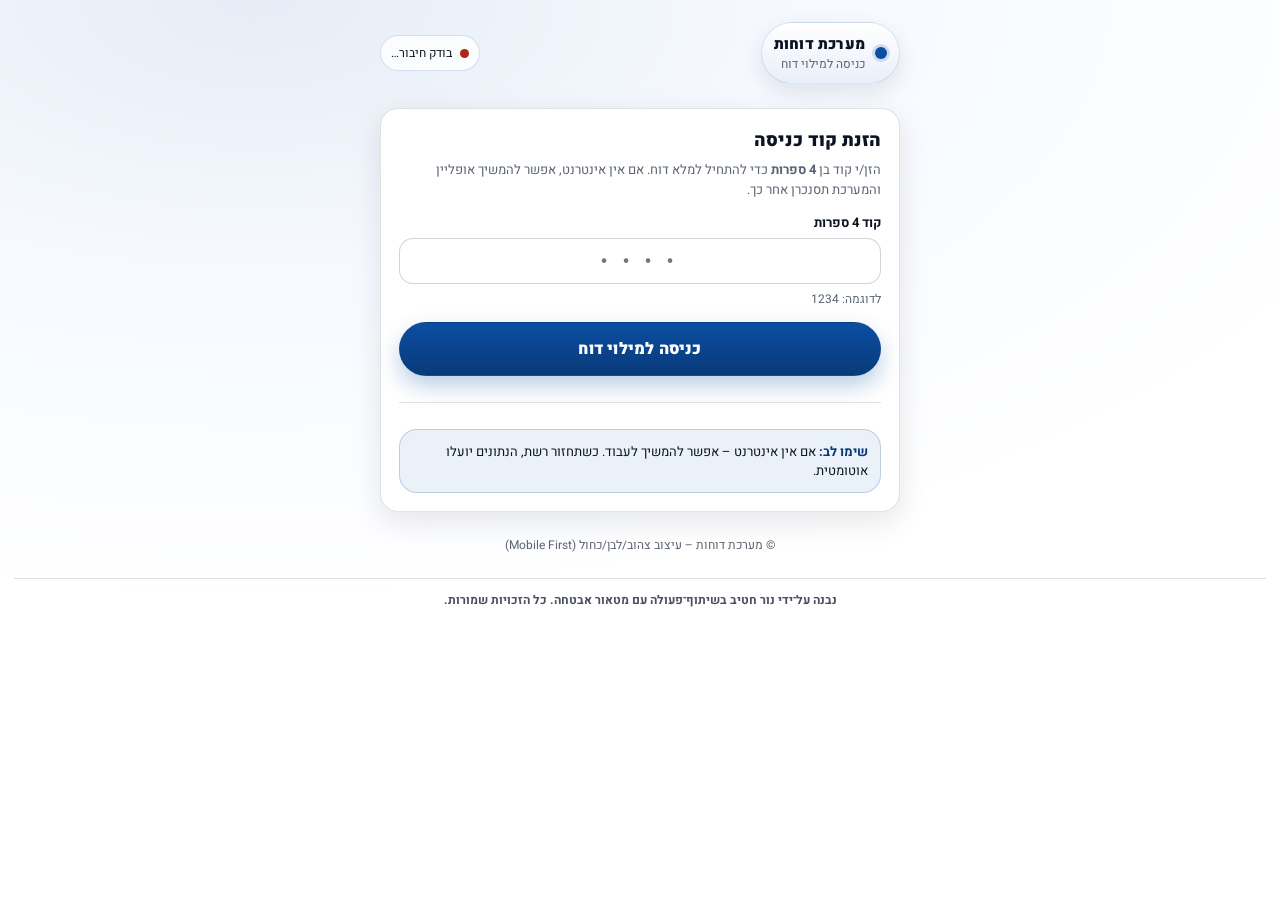
<file: index.html>
<!doctype html>
<html lang="he" dir="rtl">
  <head>
    <meta charset="UTF-8" />
    <meta name="viewport" content="width=device-width, initial-scale=1.0, viewport-fit=cover" />
    <meta name="theme-color" content="#ffffff" />

    <title>כניסה למילוי דוח</title>

    <!-- Hebrew modern fonts -->
    <link rel="preconnect" href="https://fonts.googleapis.com" />
    <link rel="preconnect" href="https://fonts.gstatic.com" crossorigin />
    <link
      href="https://fonts.googleapis.com/css2?family=Heebo:wght@400;700;900&family=Assistant:wght@400;700;800&display=swap"
      rel="stylesheet"
    />

    <link rel="manifest" href="./manifest.json" />
    <link rel="stylesheet" href="./css/style.css" />
  </head>

  <body>
    <main class="container stack">
      <!-- Brand header -->
      <div class="brand">
        <div>
          <div class="brand-badge">
            <span class="brand-dot" aria-hidden="true"></span>
            <div>
              <div class="brand-title">מערכת דוחות</div>
              <div class="brand-subtitle">כניסה למילוי דוח</div>
            </div>
          </div>
        </div>

        <div id="netPill" class="pill offline" title="סטטוס חיבור">
          <span class="dot" aria-hidden="true"></span>
          <span id="netText">בודק חיבור…</span>
        </div>
      </div>

      <!-- Card -->
      <section class="card stack" aria-label="כניסה">
        <div>
          <h1 class="card-title">הזנת קוד כניסה</h1>
          <p class="card-desc">
            הזן/י קוד בן <strong>4 ספרות</strong> כדי להתחיל למלא דוח.
            אם אין אינטרנט, אפשר להמשיך אופליין והמערכת תסנכרן אחר כך.
          </p>
        </div>

        <div class="stack">
          <div>
            <label for="pin4">קוד 4 ספרות</label>
            <input
              id="pin4"
              class="input pin"
              inputmode="numeric"
              autocomplete="one-time-code"
              pattern="[0-9]*"
              maxlength="4"
              placeholder="• • • •"
              aria-describedby="pinHelp"
            />
            <div id="pinHelp" class="help">לדוגמה: 1234</div>
          </div>

          <button id="btnEnter" class="btn btn-primary" type="button">
            כניסה למילוי דוח
          </button>

          <div id="msg" class="notice hidden" role="status" aria-live="polite"></div>

          <hr class="hr" />

          <div class="notice warn">
            <strong>שימו לב:</strong>
            אם אין אינטרנט – אפשר להמשיך לעבוד. כשתחזור רשת, הנתונים יועלו אוטומטית.
          </div>
        </div>
      </section>

      <div class="foot">
        © מערכת דוחות – עיצוב צהוב/לבן/כחול (Mobile First)
      </div>
    </main>

    <!-- Auth logic (4-digit user PIN) -->
    <script type="module" src="./js/auth-user.js"></script>

    <script>
      if ("serviceWorker" in navigator) {
        navigator.serviceWorker.register("./sw.js").catch(() => {});
      }
    </script>
    <footer style="
      margin-top:24px;
      padding:12px 14px;
      border-top:1px solid rgba(2,6,23,.12);
      color:rgba(15,23,42,.75);
      font-family:Heebo,system-ui,-apple-system,Segoe UI,Roboto,Arial,sans-serif;
      font-size:12px;
      font-weight:700;
      text-align:center;
    ">
      נבנה על־ידי נור חטיב בשיתוף־פעולה עם מטאור אבטחה. כל הזכויות שמורות.
    </footer>
  </body>
</html>
</file>
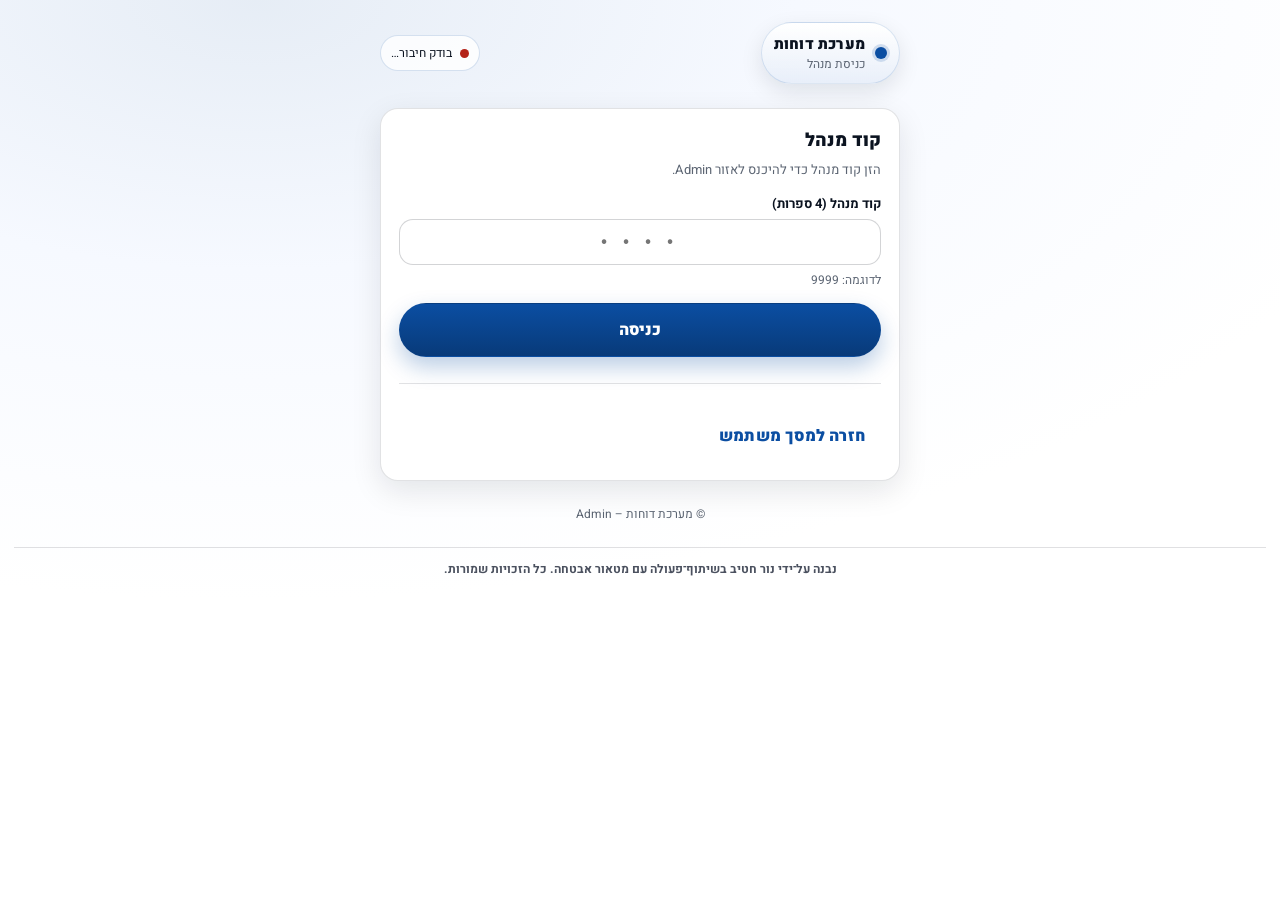
<file: admin-login.html>
<!doctype html>
<html lang="he" dir="rtl">
<head>
  <meta charset="utf-8" />
  <meta name="viewport" content="width=device-width, initial-scale=1" />
  <meta name="theme-color" content="#ffffff" />
  <title>כניסת מנהל</title>

  <link rel="preconnect" href="https://fonts.googleapis.com" />
  <link rel="preconnect" href="https://fonts.gstatic.com" crossorigin />
  <link href="https://fonts.googleapis.com/css2?family=Heebo:wght@400;700;900&display=swap" rel="stylesheet" />
  <link rel="stylesheet" href="./css/style.css" />
</head>

<body>
  <main class="container stack">
    <div class="brand">
      <div class="brand-badge">
        <span class="brand-dot" aria-hidden="true"></span>
        <div>
          <div class="brand-title">מערכת דוחות</div>
          <div class="brand-subtitle">כניסת מנהל</div>
        </div>
      </div>

      <div id="netPill" class="pill offline" title="סטטוס חיבור">
        <span class="dot" aria-hidden="true"></span>
        <span id="netText">בודק חיבור…</span>
      </div>
    </div>

    <section class="card stack" aria-label="כניסת מנהל">
      <div>
        <h1 class="card-title">קוד מנהל</h1>
        <p class="card-desc">הזן קוד מנהל כדי להיכנס לאזור Admin.</p>
      </div>

      <div class="stack">
        <div>
          <label for="adminPin">קוד מנהל (4 ספרות)</label>
          <input
            id="adminPin"
            class="input pin"
            inputmode="numeric"
            maxlength="4"
            placeholder="• • • •"
          />
          <div class="help">לדוגמה: 9999</div>
        </div>

        <button id="btnAdminEnter" class="btn btn-primary" type="button">כניסה</button>
        <div id="msg" class="notice hidden" role="status" aria-live="polite"></div>

        <hr class="hr" />
        <a class="btn" href="./index.html">חזרה למסך משתמש</a>
      </div>
    </section>

    <div class="foot">© מערכת דוחות – Admin</div>
  </main>

  <script type="module" src="./js/auth-admin.js"></script>
  <footer style="
      margin-top:24px;
      padding:12px 14px;
      border-top:1px solid rgba(2,6,23,.12);
      color:rgba(15,23,42,.75);
      font-family:Heebo,system-ui,-apple-system,Segoe UI,Roboto,Arial,sans-serif;
      font-size:12px;
      font-weight:700;
      text-align:center;
    ">
      נבנה על־ידי נור חטיב בשיתוף־פעולה עם מטאור אבטחה. כל הזכויות שמורות.
    </footer>
</body>
</html>
</file>
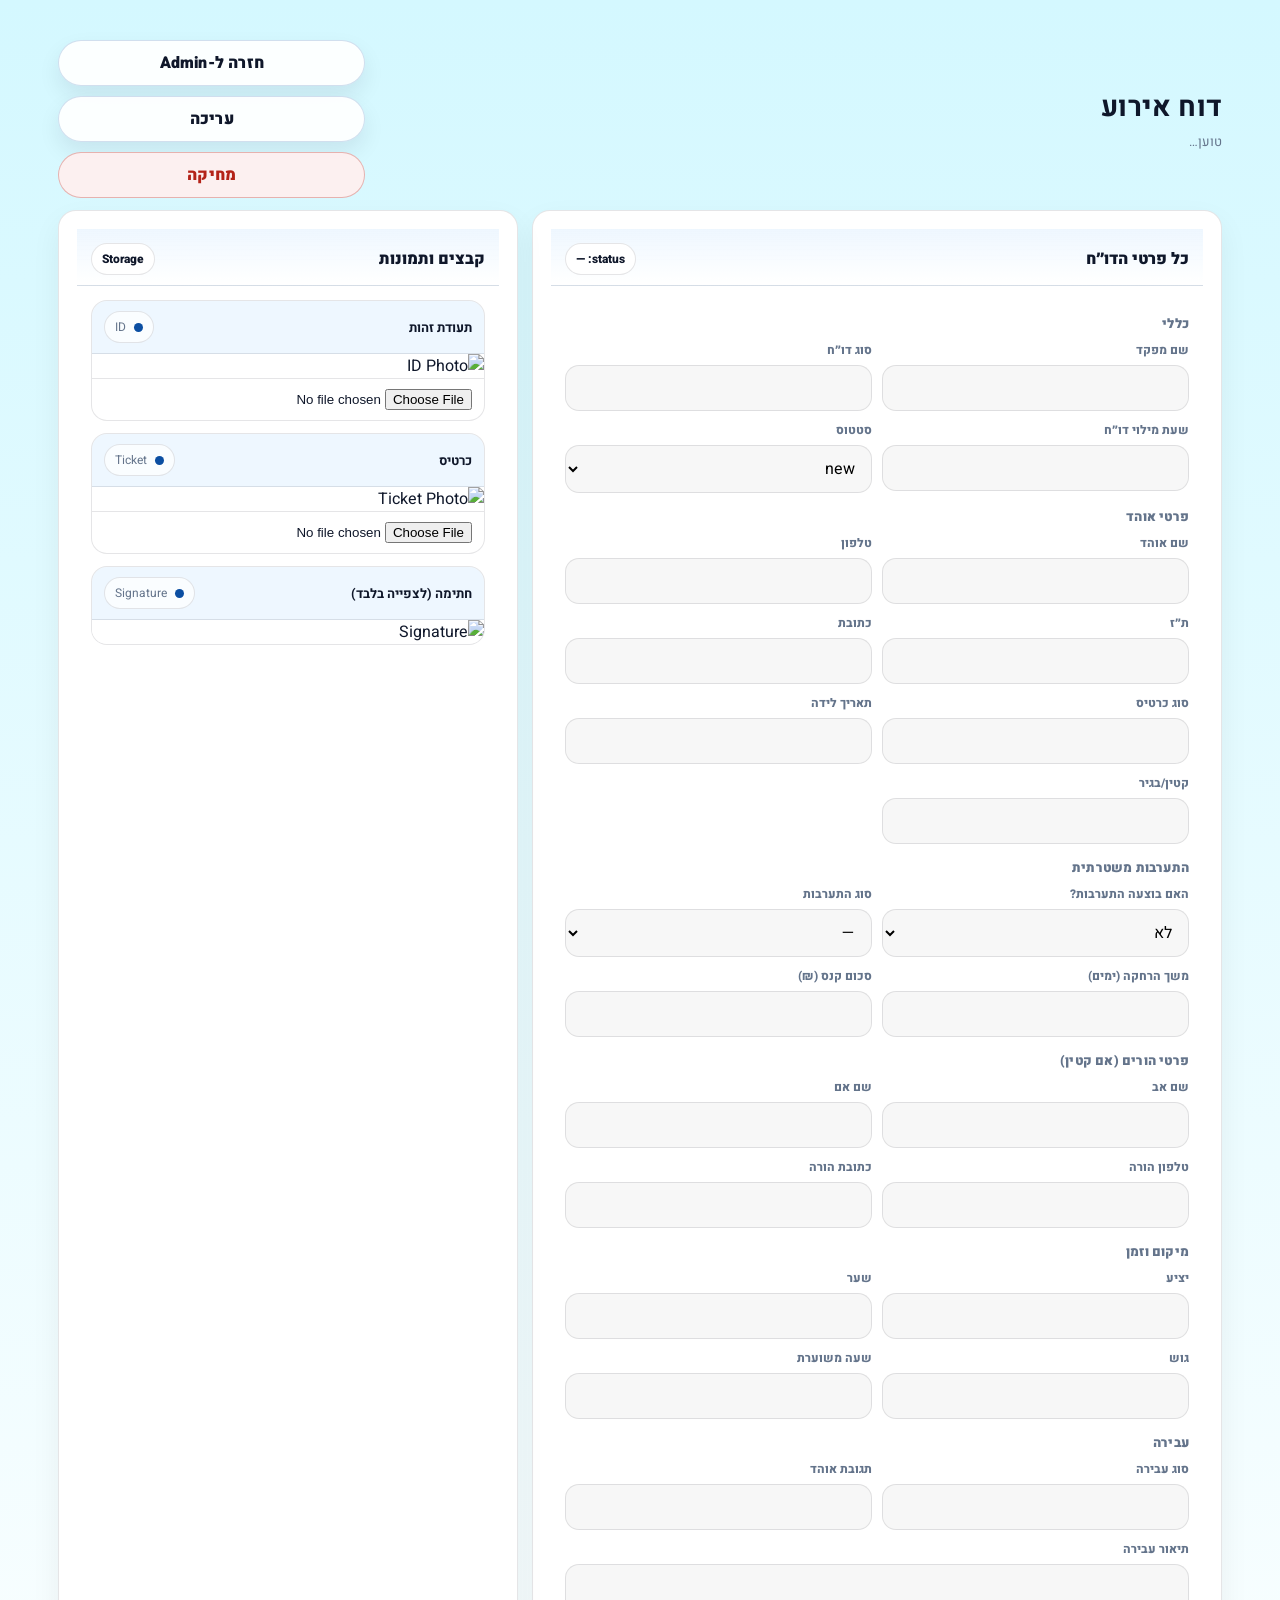
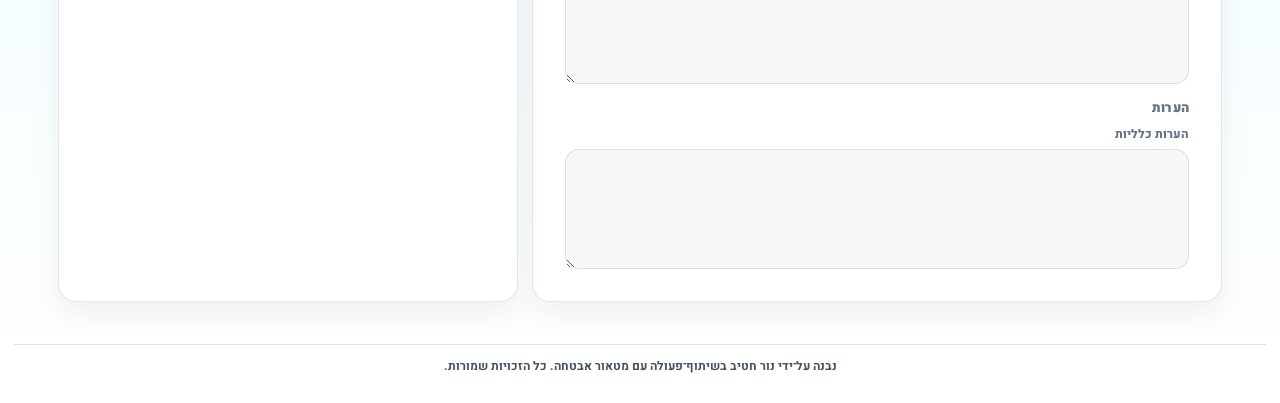
<file: report-view.html>
<!doctype html>
<html lang="he" dir="rtl">
<head>
  <meta charset="utf-8" />
  <meta name="viewport" content="width=device-width, initial-scale=1, viewport-fit=cover" />
  <meta name="theme-color" content="#ffffff" />
  <title>דוח אירוע • צפייה</title>

  <!-- Fonts -->
  <link rel="preconnect" href="https://fonts.googleapis.com" />
  <link rel="preconnect" href="https://fonts.gstatic.com" crossorigin />
  <link href="https://fonts.googleapis.com/css2?family=Heebo:wght@400;600;700;800;900&display=swap" rel="stylesheet" />

  <link rel="stylesheet" href="./css/style.css" />

  <style>
    :root{
      --maccabi-yellow:#ffffff;
      --maccabi-blue:#0B4EA2;
      --ink:#0f172a;
      --muted:#64748b;
      --card:#ffffff;
      --line:rgba(2,6,23,.10);
      --bg:#d4f8ff;
    }

    body{font-family:"Heebo",system-ui,-apple-system,Segoe UI,Roboto; background:linear-gradient(180deg,var(--bg),#fff); color:var(--ink);}
    .page{max-width:1200px;margin:0 auto;padding:18px}
    .top{
      display:flex; align-items:center; justify-content:space-between; gap:12px; flex-wrap:wrap;
      margin-bottom:12px;
    }
    .titleBox{display:flex; flex-direction:column; gap:4px;}
    h1{margin:0;font-size:28px;letter-spacing:.2px}
    .sub{color:var(--muted);font-size:13px}
    .actions{display:flex; gap:10px; flex-wrap:wrap}

    .btn{
      border:1px solid var(--line);
      background:#fff;
      padding:10px 14px;
      border-radius:14px;
      cursor:pointer;
      font-weight:700;
    }
    .btn.primary{
      background:var(--maccabi-blue);
      border-color:var(--maccabi-blue);
      color:#fff;
    }
    .btn.danger{
      background:#fff;
      border-color:rgba(220,38,38,.35);
      color:#b91c1c;
    }
    .pill{
      display:inline-flex; align-items:center; gap:8px;
      padding:6px 10px; border-radius:999px;
      border:1px solid var(--line);
      background:rgba(255,255,255,.7);
      font-size:12px; color:var(--muted);
    }
    .dot{width:8px;height:8px;border-radius:999px;background:var(--maccabi-blue);display:inline-block}

    .msg{
      margin:10px 0;
      padding:10px 12px;
      border-radius:14px;
      border:1px solid rgba(11,78,162,.25);
      background:rgba(11,78,162,.06);
      font-weight:700;
    }
    .msg.error{border-color:rgba(220,38,38,.35); background:rgba(220,38,38,.06); color:#b91c1c}
    .hidden{display:none}

    .grid{
      display:grid;
      grid-template-columns: 1.2fr .8fr;
      gap:14px;
      margin-top:12px;
    }
    @media (max-width: 980px){ .grid{grid-template-columns:1fr;} }

    .card{
      background:var(--card);
      border:1px solid var(--line);
      border-radius:18px;
      box-shadow:0 12px 30px rgba(2,6,23,.06);
      overflow:hidden;
    }
    .cardHead{
      padding:14px 14px 10px;
      border-bottom:1px solid var(--line);
      display:flex; align-items:center; justify-content:space-between; gap:10px; flex-wrap:wrap;
      background:linear-gradient(180deg, rgba(178, 217, 253, 0.22), rgba(255,255,255,0));
    }
    .cardTitle{margin:0;font-size:16px;font-weight:900}
    .badge{
      font-size:12px;
      padding:6px 10px;
      border-radius:999px;
      border:1px solid var(--line);
      background:#fff;
      font-weight:800;
    }
    .cardBody{padding:14px}

    .sectionTitle{
      margin:14px 0 8px;
      font-size:13px;
      color:var(--muted);
      font-weight:900;
      letter-spacing:.2px;
    }

    .form{
      display:grid;
      grid-template-columns: 1fr 1fr;
      gap:10px;
    }
    @media (max-width: 700px){ .form{grid-template-columns:1fr;} }

    .field{display:flex;flex-direction:column;gap:6px}
    .label{font-size:12px;color:var(--muted);font-weight:800}
    .input, .select, .textarea{
      border:1px solid var(--line);
      border-radius:14px;
      padding:10px 12px;
      background:#fff;
      font-family:inherit;
      outline:none;
    }
    .textarea{min-height:120px;resize:vertical}

    .imgGrid{display:grid;grid-template-columns:1fr;gap:12px}
    .imgBox{
      border:1px solid var(--line);
      border-radius:16px;
      overflow:hidden;
      background:#fff;
    }
    .imgTop{
      padding:10px 12px;
      border-bottom:1px solid var(--line);
      display:flex; align-items:center; justify-content:space-between; gap:10px;
      background:rgba(178, 217, 253, 0.22);
    }
    .imgTop b{font-size:13px}
    .imgBox img{
      width:100%;
      display:block;
      max-height:320px;
      object-fit:contain;
      background:#fff;
    }
    .imgBox .emptyImg{
      padding:18px;
      color:var(--muted);
      font-weight:800;
      text-align:center;
    }
    .fileRow{display:flex;gap:10px;align-items:center;flex-wrap:wrap;padding:10px 12px;border-top:1px solid var(--line)}
    .fileRow input{max-width:260px}

    .viewOnly .input,
    .viewOnly .select,
    .viewOnly .textarea{
      background:rgba(2,6,23,.03);
      pointer-events:none;
    }
    .viewOnly .fileRow{display:none;}

    /* ===== Button unification patch ===== */
    .btn{
      display:inline-flex;
      align-items:center;
      justify-content:center;
      gap:8px;
      border:1px solid rgba(11,78,162,.18);
      background:rgba(255,255,255,.92);
      border-radius:999px;
      padding:10px 14px;
      cursor:pointer;
      font-weight:900;
      letter-spacing:.2px;
      box-shadow:0 10px 22px rgba(11, 19, 32, 0.08);
      transition:transform .06s ease, filter .15s ease, box-shadow .15s ease, background .15s ease, border-color .15s ease;
      user-select:none;
      text-decoration:none;
      color:inherit;
    }
    .btn:hover{ filter:brightness(.99); }
    .btn:active{ transform:scale(.985); box-shadow:0 8px 18px rgba(11, 19, 32, 0.08); }
    .btn:focus-visible{ outline:3px solid rgba(11,78,162,.35); outline-offset:2px; }
    .btn:disabled{ opacity:.55; cursor:not-allowed; box-shadow:none; }

    .btn.primary{
      background:linear-gradient(180deg, #ffffff 0%, #ffffff 100%);
      color:#0a0f1a;
      border-color:rgba(11,78,162,.12);
      box-shadow:0 12px 26px rgba(255, 210, 0, 0.28);
    }
    .btn.danger{
      background:rgba(255, 239, 239, 0.92);
      border-color:rgba(180,35,24,.30);
      color:#b42318;
      box-shadow:none;
    }
  </style>
</head>

<body>
  <div class="page">
    <div class="top">
      <div class="titleBox">
        <h1 id="pageTitle">דוח אירוע</h1>
        <div class="sub" id="meta">טוען…</div>
      </div>

      <div class="actions">
        <a class="btn" href="./admin.html">חזרה ל-Admin</a>
        <button class="btn" id="btnEdit">עריכה</button>
        <button class="btn primary hidden" id="btnSave">שמירה</button>
        <button class="btn danger" id="btnDelete">מחיקה</button>
      </div>
    </div>

    <div id="msg" class="msg hidden"></div>

    <div class="grid">
      <!-- LEFT: Full details -->
      <section class="card viewOnly" id="cardForm">
        <div class="cardHead">
          <h2 class="cardTitle">כל פרטי הדו״ח</h2>
          <span class="badge" id="statusBadge">status: —</span>
        </div>

        <div class="cardBody">
          <div class="sectionTitle">כללי</div>
          <div class="form">
            <div class="field">
              <div class="label">שם מפקד</div>
              <input class="input" id="commander_name" />
            </div>
            <div class="field">
              <div class="label">סוג דו״ח</div>
              <input class="input" id="report_type" />
            </div>
            <div class="field">
              <div class="label">שעת מילוי דו״ח</div>
              <input class="input" id="report_filled_time" />
            </div>
            <div class="field">
              <div class="label">סטטוס</div>
              <select class="select" id="status">
                <option value="new">new</option>
                <option value="reviewed">reviewed</option>
                <option value="closed">closed</option>
              </select>
            </div>
          </div>

          <div class="sectionTitle">פרטי אוהד</div>
          <div class="form">
            <div class="field"><div class="label">שם אוהד</div><input class="input" id="fan_name" /></div>
            <div class="field"><div class="label">טלפון</div><input class="input" id="fan_phone" /></div>
            <div class="field"><div class="label">ת״ז</div><input class="input" id="fan_id" /></div>
            <div class="field"><div class="label">כתובת</div><input class="input" id="fan_address" /></div>
            <div class="field"><div class="label">סוג כרטיס</div><input class="input" id="ticket_type" /></div>
            <div class="field"><div class="label">תאריך לידה</div><input class="input" id="birth_date" /></div>
            <div class="field"><div class="label">קטין/בגיר</div><input class="input" id="adult_minor" /></div>
          </div>

          <!-- ✅ Police intervention section -->
          <div class="sectionTitle">התערבות משטרתית</div>
          <div class="form">
            <div class="field">
              <div class="label">האם בוצעה התערבות?</div>
              <select class="select" id="police_intervention">
                <option value="false">לא</option>
                <option value="true">כן</option>
              </select>
            </div>

            <div class="field">
              <div class="label">סוג התערבות</div>
              <select class="select" id="police_action">
                <option value="">—</option>
                <option value="arrest">מעצר</option>
                <option value="ban">הרחקה</option>
                <option value="fine">קנס מנהלי</option>
              </select>
            </div>

            <div class="field" id="banDaysWrap">
              <div class="label">משך הרחקה (ימים)</div>
              <input class="input" id="ban_duration_days" inputmode="numeric" />
            </div>

            <div class="field" id="fineAmountWrap">
              <div class="label">סכום קנס (₪)</div>
              <input class="input" id="fine_amount_ils" inputmode="numeric" />
            </div>
          </div>

          <!-- ✅ Parents block wrapper (hide for בגיר) -->
          <div id="parentsWrap">
            <div class="sectionTitle">פרטי הורים (אם קטין)</div>
            <div class="form">
              <div class="field"><div class="label">שם אב</div><input class="input" id="father_name" /></div>
              <div class="field"><div class="label">שם אם</div><input class="input" id="mother_name" /></div>
              <div class="field"><div class="label">טלפון הורה</div><input class="input" id="parent_phone" /></div>
              <div class="field"><div class="label">כתובת הורה</div><input class="input" id="parent_address" /></div>
            </div>
          </div>

          <div class="sectionTitle">מיקום וזמן</div>
          <div class="form">
            <div class="field"><div class="label">יציע</div><input class="input" id="stand" /></div>
            <div class="field"><div class="label">שער</div><input class="input" id="gate" /></div>
            <div class="field"><div class="label">גוש</div><input class="input" id="block" /></div>
            <div class="field"><div class="label">שעה משוערת</div><input class="input" id="approx_time" /></div>
          </div>

          <div class="sectionTitle">עבירה</div>
          <div class="form">
            <div class="field"><div class="label">סוג עבירה</div><input class="input" id="offense_type" /></div>
            <div class="field"><div class="label">תגובת אוהד</div><input class="input" id="fan_reaction" /></div>
            <div class="field" style="grid-column:1/-1">
              <div class="label">תיאור עבירה</div>
              <textarea class="textarea" id="offense_description"></textarea>
            </div>
          </div>

          <div class="sectionTitle">הערות</div>
          <div class="form">
            <div class="field" style="grid-column:1/-1">
              <div class="label">הערות כלליות</div>
              <textarea class="textarea" id="general_notes"></textarea>
            </div>
          </div>
        </div>
      </section>

      <!-- RIGHT: Images -->
      <aside class="card">
        <div class="cardHead">
          <h2 class="cardTitle">קבצים ותמונות</h2>
          <span class="badge">Storage</span>
        </div>

        <div class="cardBody">
          <div class="imgGrid">

            <div class="imgBox">
              <div class="imgTop">
                <b>תעודת זהות</b>
                <span class="pill"><span class="dot"></span> ID</span>
              </div>
              <img id="img_id" alt="ID Photo" />
              <div class="emptyImg hidden" id="img_id_empty">אין תמונה</div>
              <div class="fileRow" id="row_id_file">
                <input type="file" id="file_id" accept="image/*" />
              </div>
            </div>

            <div class="imgBox">
              <div class="imgTop">
                <b>כרטיס</b>
                <span class="pill"><span class="dot"></span> Ticket</span>
              </div>
              <img id="img_ticket" alt="Ticket Photo" />
              <div class="emptyImg hidden" id="img_ticket_empty">אין תמונה</div>
              <div class="fileRow" id="row_ticket_file">
                <input type="file" id="file_ticket" accept="image/*" />
              </div>
            </div>

            <div class="imgBox">
              <div class="imgTop">
                <b>חתימה (לצפייה בלבד)</b>
                <span class="pill"><span class="dot"></span> Signature</span>
              </div>
              <img id="img_sig" alt="Signature" />
              <div class="emptyImg hidden" id="img_sig_empty">אין חתימה</div>
            </div>

          </div>
        </div>
      </aside>
    </div>
  </div>

  <script type="module" src="./js/report-view.js"></script>
  <footer style="
      margin-top:24px;
      padding:12px 14px;
      border-top:1px solid rgba(2,6,23,.12);
      color:rgba(15,23,42,.75);
      font-family:Heebo,system-ui,-apple-system,Segoe UI,Roboto,Arial,sans-serif;
      font-size:12px;
      font-weight:700;
      text-align:center;
    ">
      נבנה על־ידי נור חטיב בשיתוף־פעולה עם מטאור אבטחה. כל הזכויות שמורות.
    </footer>
</body>
</html>
</file>
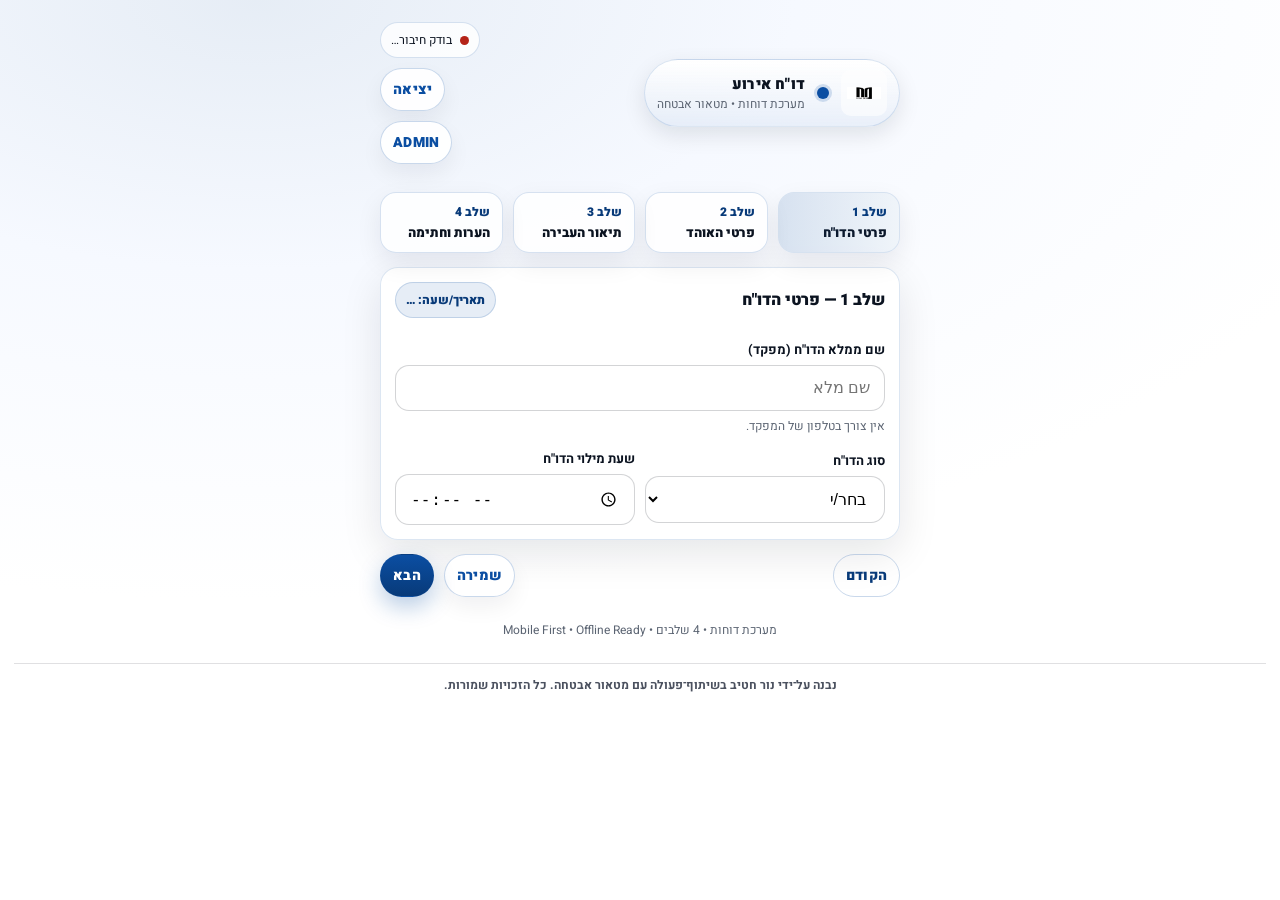
<file: report.html>
<!doctype html>
<html lang="he" dir="rtl">
  <head>
    <meta charset="UTF-8" />
    <meta name="viewport" content="width=device-width, initial-scale=1.0, viewport-fit=cover" />
    <meta name="theme-color" content="#ffffff" />
    <title>מילוי דוח</title>

    <link rel="preconnect" href="https://fonts.googleapis.com" />
    <link rel="preconnect" href="https://fonts.gstatic.com" crossorigin />
    <link
      href="https://fonts.googleapis.com/css2?family=Heebo:wght@400;700;900&family=Assistant:wght@400;700;800&display=swap"
      rel="stylesheet"
    />

    <link rel="manifest" href="./manifest.json" />
    <link rel="stylesheet" href="./css/style.css" />
  </head>

  <body>
    <!-- ✅ GEN: data-club + hidden club -->
    <main class="container stack" data-club="gen">
      <!-- Header -->
      <div class="brand">
        <div>
          <div class="brand-badge" style="display:flex; align-items:center; gap:12px;">
            <!-- ✅ GEN / Meteor: לוגו כללי -->
            <!-- שים את הקובץ כאן: ./assets/logos/meteor.png (או תשנה נתיב) -->
            <img
              src="./assets/logos/meteor.png"
              alt="מטאור אבטחה"
              style="width:46px; height:46px; object-fit:contain; border-radius:10px; background:rgba(255,255,255,.6); padding:6px;"
            />

            <span class="brand-dot" aria-hidden="true"></span>
            <div>
              <div class="brand-title" id="reportHeaderTitle">דו"ח אירוע</div>
              <div class="brand-subtitle">מערכת דוחות • מטאור אבטחה</div>
            </div>
          </div>
        </div>

        <div class="stack" style="gap: 10px; align-items: flex-end;">
          <div id="netPill" class="pill offline" title="סטטוס חיבור">
            <span class="dot" aria-hidden="true"></span>
            <span id="netText">בודק חיבור…</span>
          </div>

          <button id="btnExit" class="btn btn-secondary btn-small" type="button">
            יציאה
          </button>
          <button id="btnGoAdmin" class="btn btn-secondary btn-small">ADMIN</button>
        </div>
      </div>

      <!-- ✅ club קבוע (נשמר גם ב-DB) -->
      <input type="hidden" id="club" value="gen" />

      <!-- Stepper -->
      <div class="stepper" aria-label="שלבי הדוח">
        <div class="step active" data-step-ind="1">
          <div class="kicker">שלב 1</div>
          <div class="label">פרטי הדו"ח</div>
        </div>
        <div class="step" data-step-ind="2">
          <div class="kicker">שלב 2</div>
          <div class="label">פרטי האוהד</div>
        </div>
        <div class="step" data-step-ind="3">
          <div class="kicker">שלב 3</div>
          <div class="label">תיאור העבירה</div>
        </div>
        <div class="step" data-step-ind="4">
          <div class="kicker">שלב 4</div>
          <div class="label">הערות וחתימה</div>
        </div>
      </div>

      <div id="msg" class="notice hidden" role="status" aria-live="polite"></div>

      <!-- =========================
           STAGE 1
           ========================= -->
      <section class="stage-card stack" data-stage="1">
        <div class="stage-title">
          <h2>שלב 1 — פרטי הדו"ח</h2>
          <span class="stage-badge" id="dateBadge">תאריך/שעה: …</span>
        </div>

        <div>
          <label for="commanderName">שם ממלא הדו"ח (מפקד)</label>
          <input id="commanderName" class="input" type="text" placeholder="שם מלא" />
          <div class="help">אין צורך בטלפון של המפקד.</div>
        </div>

        <div class="row">
          <div style="flex:1;">
            <label for="reportType">סוג הדו"ח</label>
            <select id="reportType" class="input">
              <option value="" selected disabled>בחר/י</option>
              <option value="דו&quot;ח אירוע">דו"ח אירוע</option>
              <option value="דו&quot;ח חריג">דו"ח חריג</option>
              <option value="דו&quot;ח גזענות">דו"ח גזענות</option>
              <option value="דו&quot;ח פירוטכניקה">דו"ח פירוטכניקה</option>
              <option value="דו&quot;ח אלימות">דו"ח אלימות</option>
              <option value="אחר">אחר</option>
            </select>
          </div>
          <div style="flex:1;">
            <label for="reportFilledTime">שעת מילוי הדו"ח</label>
            <input id="reportFilledTime" class="input" type="time" />
          </div>
        </div>
      </section>

      <!-- =========================
           STAGE 2
           ========================= -->
      <section class="stage-card stack hidden" data-stage="2">
        <div class="stage-title">
          <h2>שלב 2 — פרטי האוהד</h2>
          <span class="stage-badge">פרטים + צילום מסמכים</span>
        </div>

        <div>
          <label for="fanName">שם האוהד</label>
          <input id="fanName" class="input" type="text" placeholder="שם מלא" />
        </div>

        <div class="row">
          <div style="flex:1;">
            <label for="fanPhone">טלפון</label>
            <input id="fanPhone" class="input" inputmode="tel" placeholder="05X-XXXXXXX" />
          </div>
          <div style="flex:1;">
            <label for="fanId">תעודת זהות (לא חובה)</label>
            <input id="fanId" class="input" inputmode="numeric" pattern="[0-9]*" maxlength="9" placeholder="עד 9 ספרות" />
          </div>
        </div>

        <div>
          <label for="fanAddress">כתובת (לא חובה)</label>
          <input id="fanAddress" class="input" type="text" placeholder="עיר, רחוב, מספר…" />
        </div>

        <div class="row">
          <div style="flex:1;">
            <label for="idPhoto">צילום תעודה מזהה (אופציונלי)</label>
            <input id="idPhoto" class="input" type="file" accept="image/*" />
            <div class="help">אפשר לבחור מהגלריה או לצלם.</div>
          </div>
          <div style="flex:1;">
            <label for="ticketType">כרטיס כניסה</label>
            <select id="ticketType" class="input">
              <option value="" selected disabled>בחר/י</option>
              <option value="מנוי">מנוי</option>
              <option value="כרטיס">כרטיס</option>
              <option value="לא הציג כרטיס">לא הציג כרטיס</option>
            </select>
          </div>
        </div>

        <div>
          <label for="ticketPhoto">צילום כרטיס (אופציונלי)</label>
          <input id="ticketPhoto" class="input" type="file" accept="image/*" />
          <div class="help">אפשר לבחור מהגלריה או לצלם.</div>
        </div>

        <div class="row">
          <div style="flex:1;">
            <label for="birthDate">תאריך לידה</label>
            <input id="birthDate" class="input" type="date" />
          </div>
          <div style="flex:1;">
            <label for="adultMinor">קטין או בגיר</label>
            <select id="adultMinor" class="input">
              <option value="" selected disabled>בחר/י</option>
              <option value="בגיר">בגיר</option>
              <option value="קטין">קטין</option>
            </select>
          </div>
        </div>

        <div id="parentsBlock" class="stack hidden">
          <hr class="hr" />
          <div class="notice warn"><strong>קטין:</strong> נא להזין פרטי הורים.</div>

          <div class="row">
            <div style="flex:1;">
              <label for="fatherName">שם האב</label>
              <input id="fatherName" class="input" type="text" />
            </div>
            <div style="flex:1;">
              <label for="motherName">שם האם</label>
              <input id="motherName" class="input" type="text" />
            </div>
          </div>

          <div class="row">
            <div style="flex:1;">
              <label for="parentPhone">טלפון אחד ההורים</label>
              <input id="parentPhone" class="input" inputmode="tel" placeholder="05X-XXXXXXX" />
            </div>
            <div style="flex:1;">
              <label for="parentAddress">כתובת הורים (לא חובה)</label>
              <input id="parentAddress" class="input" type="text" />
            </div>
          </div>
        </div>
      </section>

      <!-- =========================
           STAGE 3
           ========================= -->
      <section class="stage-card stack hidden" data-stage="3">
        <div class="stage-title">
          <h2>שלב 3 — תיאור העבירה</h2>
          <span class="stage-badge">מיקום מדויק + תיאור</span>
        </div>

        <!-- ✅ GEN: stand/gate/block טקסט חופשי -->
        <div class="row">
          <div style="flex:1;">
            <label for="stand">מיקום: יציע</label>
            <input
              id="stand"
              class="input"
              type="text"
              placeholder="הקלד/י יציע (טקסט חופשי)"
              autocomplete="off"
            />
          </div>

          <div style="flex:1;">
            <label for="gate">מספר שער</label>
            <input
              id="gate"
              class="input"
              type="text"
              placeholder="הקלד/י שער (טקסט חופשי)"
              autocomplete="off"
            />
          </div>
        </div>

        <div>
          <label for="block">מספר גוש</label>
          <input
            id="block"
            class="input"
            type="text"
            placeholder="הקלד/י גוש (טקסט חופשי)"
            autocomplete="off"
          />
          <div class="help">אפשר להזין טקסט חופשי (לדוגמה: 205 / A12 / יציע עליון וכו׳).</div>
        </div>

        <div class="row">
          <div style="flex:1;">
            <label for="approxTime">ביצוע העבירה (משוער)</label>
            <input id="approxTime" class="input" type="time" />
            <div class="help">אם לא משנים — יישמר כמו שעת מילוי הדו״ח.</div>
          </div>
          <div style="flex:1;">
            <label for="offenseType">סוג העבירה</label>
            <select id="offenseType" class="input">
              <option value="" selected disabled>בחר/י</option>
              <option value="אלימות">אלימות</option>
              <option value="הפרת סדר">הפרת סדר</option>
              <option value="פירוטכניקה">פירוטכניקה</option>
              <option value="קללות/גזענות">קללות/גזענות</option>
              <option value="אלכוהול/סמים">אלכוהול/סמים</option>
              <option value="אחר">אחר</option>
            </select>
          </div>
        </div>

        <!-- ✅ התערבות משטרתית -->
        <hr class="hr" />
        <div class="stack" style="gap:10px;">
          <div class="notice" style="background: rgba(11,78,162,.06); border-color: rgba(11,78,162,.18);">
            <strong>התערבות משטרתית:</strong> בחר/י האם בוצעה התערבות ומה הסוג.
          </div>

          <div class="row">
            <div style="flex:1;">
              <label for="policeIntervention">האם בוצעה התערבות משטרתית?</label>
              <select id="policeIntervention" class="input">
                <option value="false" selected>לא</option>
                <option value="true">כן</option>
              </select>
              <div class="help">ברירת מחדל: לא</div>
            </div>

            <div style="flex:1;">
              <label for="policeAction">סוג התערבות</label>
              <select id="policeAction" class="input" disabled>
                <option value="" selected disabled>בחר/י</option>
                <option value="arrest">מעצר</option>
                <option value="ban">הרחקה</option>
                <option value="fine">קנס מנהלי</option>
              </select>
            </div>
          </div>

          <div id="banBlock" class="row hidden">
            <div style="flex:1;">
              <label for="banDurationDays">אם נבחרה הרחקה — כמה זמן (ימים)?</label>
              <input
                id="banDurationDays"
                class="input"
                type="number"
                inputmode="numeric"
                min="1"
                step="1"
                placeholder="לדוגמה: 30"
              />
            </div>
          </div>

          <div id="fineBlock" class="row hidden">
            <div style="flex:1;">
              <label for="fineAmountIls">אם נבחר קנס — כמה הקנס (₪)?</label>
              <input
                id="fineAmountIls"
                class="input"
                type="number"
                inputmode="decimal"
                min="1"
                step="1"
                placeholder="לדוגמה: 500"
              />
            </div>
          </div>
        </div>

        <div>
          <label for="offenseDesc">תיאור העבירה</label>
          <textarea id="offenseDesc" class="input" placeholder="מה קרה בפועל?"></textarea>
        </div>

        <div>
          <label for="fanReaction">תגובת האוהד</label>
          <textarea id="fanReaction" class="input" placeholder="איך האוהד הגיב? שיתף פעולה/התנגד/ברח…"></textarea>
        </div>
      </section>

      <!-- =========================
           STAGE 4
           ========================= -->
      <section class="stage-card stack hidden" data-stage="4">
        <div class="stage-title">
          <h2>שלב 4 — הערות כלליות + חתימה</h2>
          <span class="stage-badge">שמירה וסיום</span>
        </div>

        <div>
          <label for="generalNotes">הערות כלליות</label>
          <textarea id="generalNotes" class="input" placeholder="כל דבר נוסף שחשוב לתיעוד…"></textarea>
          <div class="help">אם לא כותבים — נשמר “אין”.</div>
        </div>

        <div class="signature-box stack">
          <div class="row space-between">
            <label style="margin:0;">חתימה</label>
            <div class="row" style="gap:10px;">
              <button id="btnSigClear" class="btn btn-secondary btn-small" type="button">נקה</button>
            </div>
          </div>

          <canvas id="sigCanvas" class="signature-canvas"></canvas>
          <div class="help">אפשר לחתום עם האצבע/עכבר.</div>
        </div>

        <div class="notice warn">
          <strong>סיום:</strong> “שמירה וסיום” שומר אופליין ומכניס לתור שליחה. כשיש אינטרנט — יסתנכרן.
        </div>
      </section>

      <!-- Nav buttons -->
      <div class="navbar-actions">
        <button id="btnBack" class="btn btn-ghost btn-small" type="button">הקודם</button>

        <div class="row" style="gap:10px; flex:1; justify-content:flex-end; flex-wrap:wrap;">
          <button id="btnSaveDraft" class="btn btn-secondary btn-small" type="button">שמירה</button>
          <button id="btnNext" class="btn btn-primary btn-small" type="button">הבא</button>
          <button id="btnFinish" class="btn btn-primary hidden" type="button">שמירה וסיום</button>
        </div>
      </div>

      <div class="foot">מערכת דוחות • 4 שלבים • Mobile First • Offline Ready</div>
    </main>

    <script type="module" src="./js/report.js"></script>

    <!-- ✅ Meteor footer -->
    <footer style="
      margin-top:24px;
      padding:12px 14px;
      border-top:1px solid rgba(2,6,23,.12);
      color:rgba(15,23,42,.75);
      font-family:Heebo,system-ui,-apple-system,Segoe UI,Roboto,Arial,sans-serif;
      font-size:12px;
      font-weight:700;
      text-align:center;
    ">
      נבנה על־ידי נור חטיב בשיתוף־פעולה עם מטאור אבטחה. כל הזכויות שמורות.
    </footer>

  </body>
</html>
</file>
<file: css/style.css>
/* =========================================
   Report System - style.css
   Mobile-first | RTL | Blue & White ONLY
   ========================================= */

/* ----- CSS Reset (light) ----- */
*,
*::before,
*::after { box-sizing: border-box; }

html {
  -webkit-text-size-adjust: 100%;
  text-size-adjust: 100%;
  scroll-behavior: smooth;
}

body { margin: 0; }

/* ----- Theme Tokens ----- */
:root {
  /* Brand (Blue/White only) */
  --blue: #0b4ea2;            /* primary */
  --blue-2: #083a79;          /* deeper */
  --blue-soft: rgba(11, 78, 162, 0.10);
  --blue-soft-2: rgba(11, 78, 162, 0.16);

  --white: #ffffff;

  /* Neutrals */
  --bg: #f6f9ff;              /* very light blue-tint */
  --card: #ffffff;
  --text: #0b1320;
  --muted: #5b6472;
  --border: rgba(11, 19, 32, 0.12);
  --shadow: 0 10px 30px rgba(11, 19, 32, 0.10);

  /* Inputs */
  --input-bg: #ffffff;
  --input-border: rgba(11, 19, 32, 0.18);
  --input-focus: rgba(11, 78, 162, 0.28);

  /* Radius & spacing */
  --r-lg: 18px;
  --r-md: 14px;
  --r-sm: 12px;

  --pad: 16px;
  --gap: 14px;

  /* Font */
  --font: "Heebo", "Assistant", system-ui, -apple-system, "Segoe UI", Roboto, Arial, sans-serif;

  /* Safe areas */
  --safe-top: env(safe-area-inset-top, 0px);
  --safe-right: env(safe-area-inset-right, 0px);
  --safe-bottom: env(safe-area-inset-bottom, 0px);
  --safe-left: env(safe-area-inset-left, 0px);
}

/* ----- Base ----- */
body {
  font-family: var(--font);
  direction: rtl;
  color: var(--text);
  background: radial-gradient(1200px 600px at 20% 0%,
    rgba(11, 78, 162, 0.10) 0%,
    var(--bg) 45%,
    #ffffff 100%
  );
  min-height: 100dvh;
  padding: calc(var(--safe-top) + 14px) calc(var(--safe-right) + 14px)
           calc(var(--safe-bottom) + 16px) calc(var(--safe-left) + 14px);
}

main, .container {
  max-width: 520px;
  margin: 0 auto;
}

a { color: var(--blue); text-decoration: none; }
a:active { opacity: 0.85; }

/* ----- Layout Helpers ----- */
.stack { display: flex; flex-direction: column; gap: var(--gap); }

.row { display: flex; gap: 10px; align-items: center; }

.space-between { justify-content: space-between; }

/* ----- Header / Brand ----- */
.brand {
  display: flex;
  align-items: center;
  justify-content: space-between;
  gap: 12px;
  margin-bottom: 10px;
}

.brand-badge {
  display: inline-flex;
  align-items: center;
  gap: 10px;
  padding: 10px 12px;
  border-radius: 999px;
  background: linear-gradient(180deg, #ffffff 0%, rgba(11,78,162,0.06) 100%);
  border: 1px solid rgba(11, 78, 162, 0.14);
  box-shadow: 0 8px 22px rgba(11, 19, 32, 0.10);
}

.brand-dot {
  width: 12px;
  height: 12px;
  border-radius: 999px;
  background: var(--blue);
  box-shadow: 0 0 0 3px rgba(11, 78, 162, 0.16);
}

.brand-title { font-weight: 900; letter-spacing: 0.2px; font-size: 15px; }

.brand-subtitle { font-size: 12px; color: var(--muted); }

/* ----- Card ----- */
.card {
  background: var(--card);
  border: 1px solid var(--border);
  border-radius: var(--r-lg);
  box-shadow: var(--shadow);
  padding: 16px;
}

.card-title { margin: 0; font-weight: 900; font-size: 18px; }

.card-desc { margin: 6px 0 0; color: var(--muted); font-size: 13px; line-height: 1.5; }

/* ----- Status Pills ----- */
.pill {
  display: inline-flex;
  align-items: center;
  gap: 8px;
  padding: 8px 10px;
  border-radius: 999px;
  font-size: 12px;
  border: 1px solid rgba(11, 78, 162, 0.16);
  background: rgba(255, 255, 255, 0.80);
}

.pill .dot {
  width: 9px;
  height: 9px;
  border-radius: 999px;
  background: var(--blue);
}

.pill.offline .dot { background: #b42318; }
.pill.online .dot  { background: #067647; }

/* ----- Form ----- */
label {
  display: block;
  font-size: 13px;
  font-weight: 700;
  margin-bottom: 6px;
}

.input,
select,
textarea {
  width: 100%;
  padding: 13px 14px;
  border-radius: var(--r-md);
  border: 1px solid var(--input-border);
  background: var(--input-bg);
  font-size: 16px;
  outline: none;
  transition: box-shadow 0.15s ease, border-color 0.15s ease, transform 0.05s ease;
}

textarea { min-height: 110px; resize: vertical; }

.input:focus,
select:focus,
textarea:focus {
  border-color: rgba(11, 78, 162, 0.55);
  box-shadow: 0 0 0 4px var(--input-focus);
}

.help { margin-top: 6px; font-size: 12px; color: var(--muted); }

.pin { letter-spacing: 6px; text-align: center; font-weight: 900; }

/* ----- Buttons ----- */
.btn {
  width: 100%;
  border: 0;
  border-radius: 999px;
  padding: 14px 16px;
  font-weight: 900;
  font-size: 16px;
  cursor: pointer;
  transition: transform 0.06s ease, filter 0.15s ease, box-shadow 0.15s ease;
  user-select: none;
  font-family: var(--font);
  letter-spacing: 0.2px;
}

.btn:active { transform: scale(0.985); }

.btn-primary {
  background: linear-gradient(180deg, var(--blue) 0%, var(--blue-2) 100%);
  color: #ffffff;
  box-shadow: 0 10px 22px rgba(11, 78, 162, 0.28);
  border: 1px solid rgba(11, 78, 162, 0.18);
}

.btn-primary:hover { filter: brightness(0.98); }

.btn-secondary {
  background: rgba(255, 255, 255, 0.92);
  color: var(--blue);
  border: 1px solid rgba(11, 78, 162, 0.22);
  box-shadow: 0 10px 22px rgba(11, 19, 32, 0.06);
}

.btn-danger {
  background: #ffefef;
  color: #b42318;
  border: 1px solid rgba(180, 35, 24, 0.25);
}

.btn-small {
  width: auto;
  padding: 10px 12px;
  font-size: 14px;
  font-weight: 900;
  letter-spacing: 0.25px;
}

/* ----- Divider ----- */
.hr { height: 1px; background: var(--border); border: 0; margin: 12px 0; }

/* ----- Admin List ----- */
.list { display: flex; flex-direction: column; gap: 10px; }

.item {
  border: 1px solid var(--border);
  border-radius: var(--r-lg);
  background: rgba(255, 255, 255, 0.92);
  padding: 12px 12px;
}

.item-top { display: flex; justify-content: space-between; gap: 10px; align-items: flex-start; }

.item-title { margin: 0; font-weight: 900; font-size: 15px; }

.item-meta { margin: 6px 0 0; font-size: 12px; color: var(--muted); line-height: 1.4; }

.item-actions { display: flex; gap: 8px; flex-wrap: wrap; justify-content: flex-end; }

/* ----- Notice ----- */
.notice {
  border-radius: var(--r-lg);
  padding: 12px 12px;
  border: 1px solid rgba(11, 78, 162, 0.16);
  background: rgba(255, 255, 255, 0.90);
  font-size: 13px;
  color: var(--text);
}

.notice strong { color: var(--blue-2); }

.notice.warn {
  background: rgba(11, 78, 162, 0.08);
  border-color: rgba(11, 78, 162, 0.22);
}

/* ----- Footer small text ----- */
.foot { text-align: center; font-size: 12px; color: var(--muted); margin-top: 10px; }

/* ----- Utility ----- */
.hidden { display: none !important; }

button, input, select, textarea { touch-action: manipulation; }

/* ----- Larger screens ----- */
@media (min-width: 700px) {
  body { padding-top: calc(var(--safe-top) + 22px); }
  .card { padding: 18px; }
}

/* ===== Stepper / Modern Form ===== */
.stepper {
  display: flex;
  gap: 10px;
  align-items: center;
  justify-content: space-between;
  margin-top: 4px;
}

.step {
  flex: 1;
  padding: 10px 12px;
  border-radius: 16px;
  border: 1px solid rgba(11, 78, 162, 0.16);
  background: rgba(255, 255, 255, 0.82);
  box-shadow: 0 10px 26px rgba(11, 19, 32, 0.08);
  position: relative;
  overflow: hidden;
}

.step::before {
  content: "";
  position: absolute;
  inset: 0;
  background: linear-gradient(90deg, rgba(11,78,162,0.16), rgba(11,78,162,0.06));
  opacity: 0;
  transition: opacity .2s ease;
}

.step.active::before { opacity: 1; }

.step .kicker { font-weight: 900; font-size: 12px; color: var(--blue-2); }

.step .label { font-weight: 900; font-size: 13px; color: var(--text); margin-top: 2px; }

.stage-card {
  border-radius: var(--r-lg);
  border: 1px solid rgba(11, 78, 162, 0.14);
  background: rgba(255,255,255,0.94);
  box-shadow: 0 14px 40px rgba(11, 19, 32, 0.10);
  padding: 14px;
}

.stage-title {
  display: flex;
  align-items: center;
  justify-content: space-between;
  gap: 10px;
  margin-bottom: 8px;
}

.stage-title h2 { margin: 0; font-size: 16px; font-weight: 900; }

.stage-badge {
  display: inline-flex;
  align-items: center;
  gap: 8px;
  padding: 8px 10px;
  border-radius: 999px;
  border: 1px solid rgba(11, 78, 162, 0.18);
  background: rgba(11,78,162,0.10);
  color: var(--blue-2);
  font-size: 12px;
  font-weight: 900;
}

.navbar-actions {
  display: flex;
  gap: 10px;
  flex-wrap: wrap;
  justify-content: space-between;
  align-items: center;
}

.btn-ghost {
  background: transparent;
  border: 1px solid rgba(11, 78, 162, 0.22);
  color: var(--blue-2);
  font-weight: 900;
}

.signature-box {
  border: 1px dashed rgba(11, 78, 162, 0.35);
  border-radius: 16px;
  background: rgba(255,255,255,0.78);
  padding: 10px;
}

.signature-canvas {
  width: 100%;
  height: 170px;
  border-radius: 14px;
  background: #fff;
  border: 1px solid rgba(11, 19, 32, 0.10);
  touch-action: none;
}
</file>
